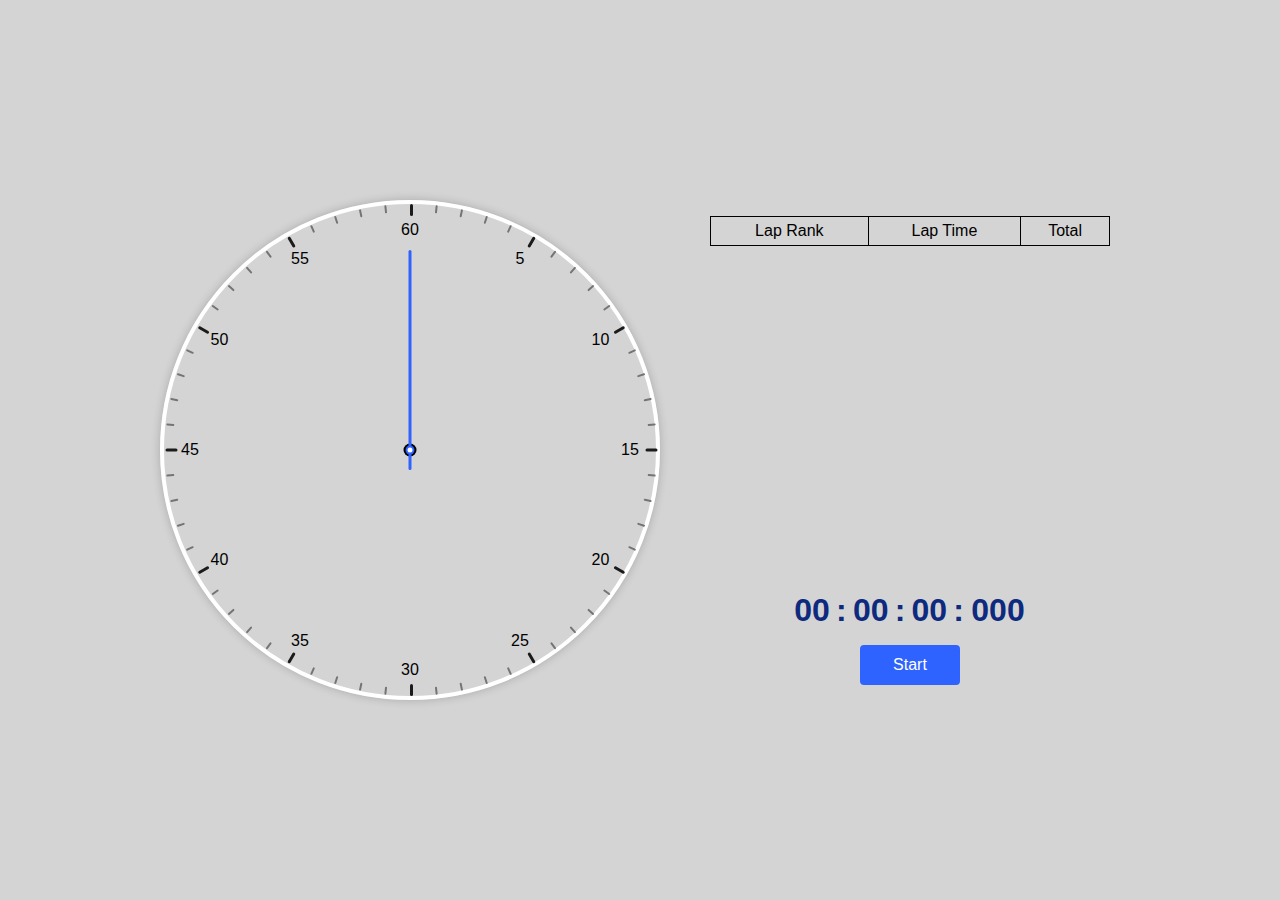
<file: task2/index.html>
<!DOCTYPE html>
<html lang="en">
    <head>
        <meta charset="UTF-8" />
        <meta name="viewport" content="width=device-width, initial-scale=1.0" />
        <title>Stopwatch with Ticks</title>
        <link rel="stylesheet" href="style.css" />
    </head>
    <body>
        <main>
            <div class="stopwatch">
                <div class="clock-num" style="--i: 1">5</div>
                <div class="clock-num" style="--i: 2">10</div>
                <div class="clock-num" style="--i: 3">15</div>
                <div class="clock-num" style="--i: 4">20</div>
                <div class="clock-num" style="--i: 5">25</div>
                <div class="clock-num" style="--i: 6">30</div>
                <div class="clock-num" style="--i: 7">35</div>
                <div class="clock-num" style="--i: 8">40</div>
                <div class="clock-num" style="--i: 9">45</div>
                <div class="clock-num" style="--i: 10">50</div>
                <div class="clock-num" style="--i: 11">55</div>
                <div class="clock-num" style="--i: 12">60</div>
                <div class="ticks"></div>
                <div class="hand"></div>
                <div class="dot center-1"></div>
                <div class="dot center-2"></div>
                <div class="dot center-3"></div>
            </div>

            <div class="info">
                <div class="laps-data">
                    <table>
                        <thead>
                            <td>Lap Rank</td>
                            <td>Lap Time</td>
                            <td>Total</td>
                        </thead>
                        <tbody></tbody>
                    </table>
                </div>
                <div class="controls">
                    <div class="digital-stopwatch" id="digi-screen">
                        <p id="hrs">00</p>
                        <p class="colon">:</p>
                        <p id="mins">00</p>
                        <p class="colon">:</p>
                        <p id="secs">00</p>
                        <p class="colon">:</p>
                        <p id="milis">000</p>
                    </div>
                    <div class="controls-btn">
                        <button class="btn" id="start">Start</button>
                        <button class="btn" id="record-lap">Lap</button>
                        <button class="btn" id="pause-play">Pause</button>
                        <button class="btn" id="reset">Reset</button>
                    </div>
                </div>
            </div>
        </main>

        <script src="script.js"></script>
    </body>
</html>
</file>
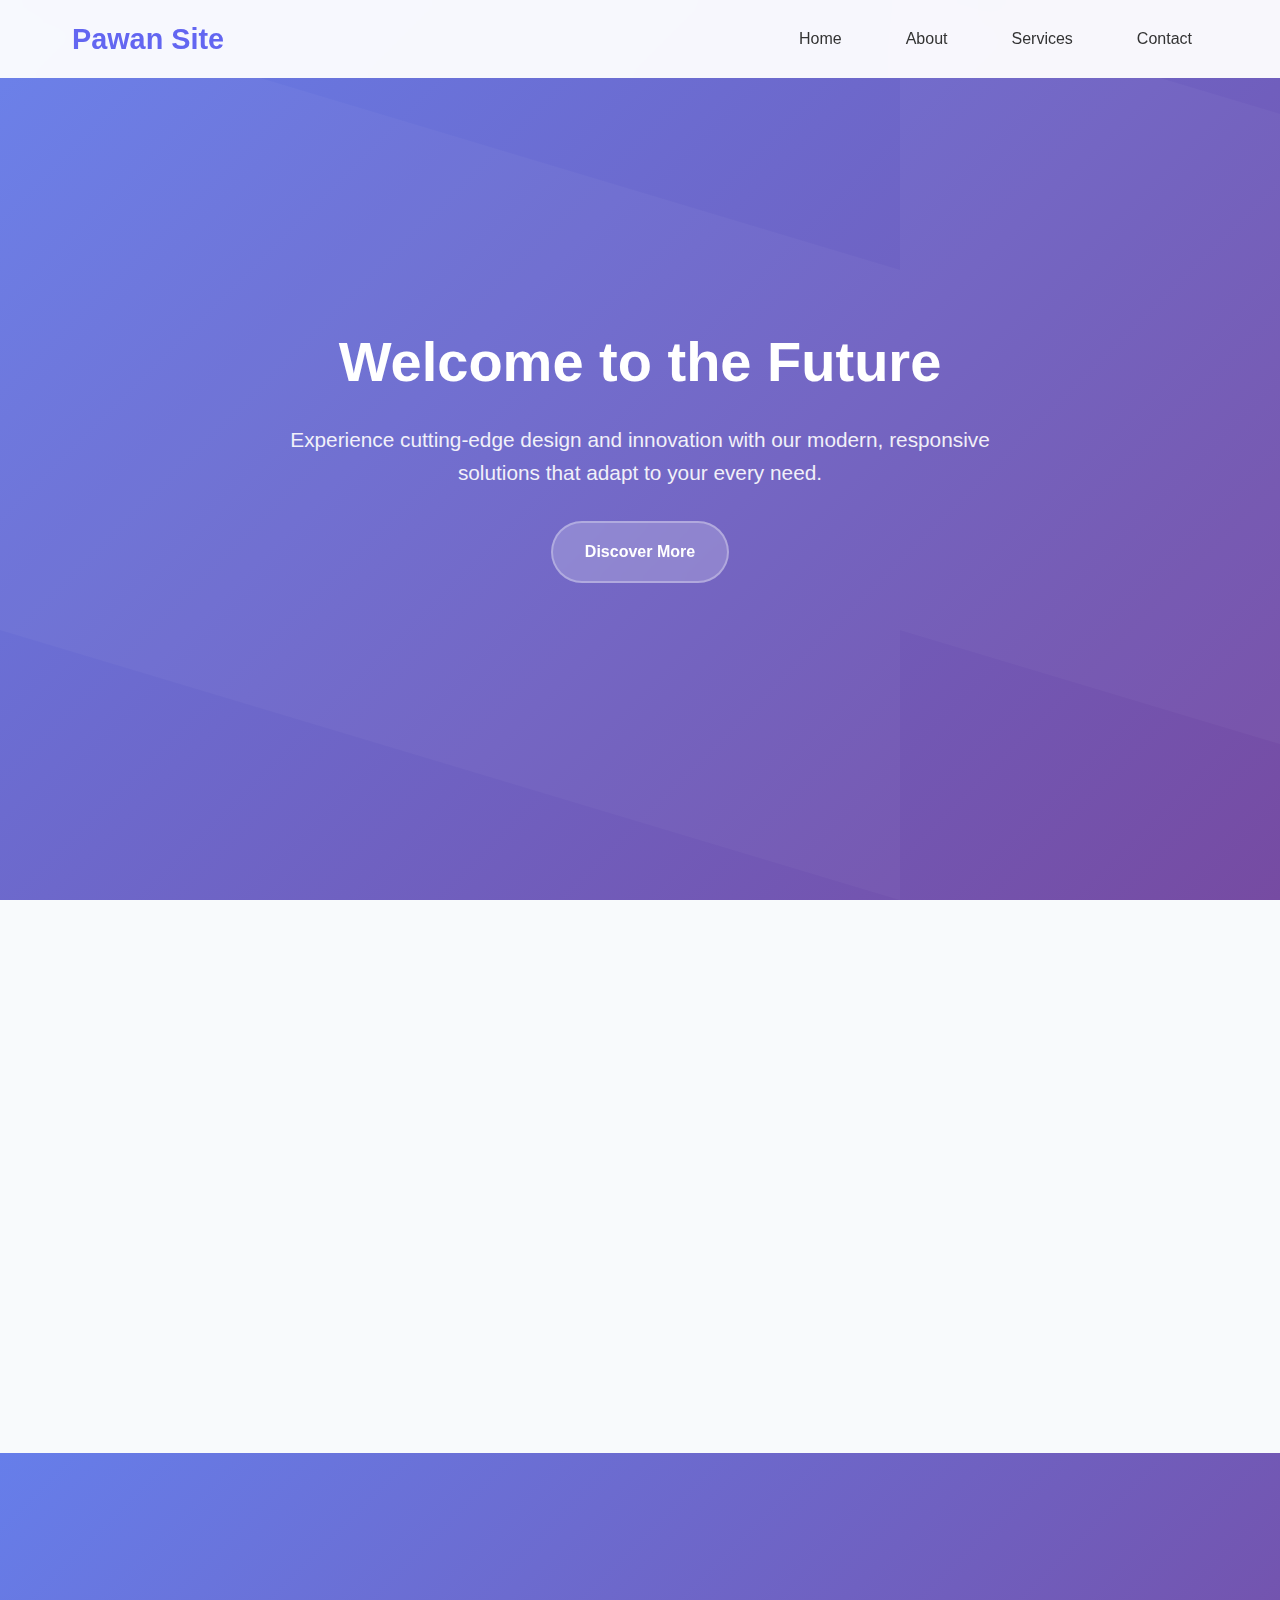
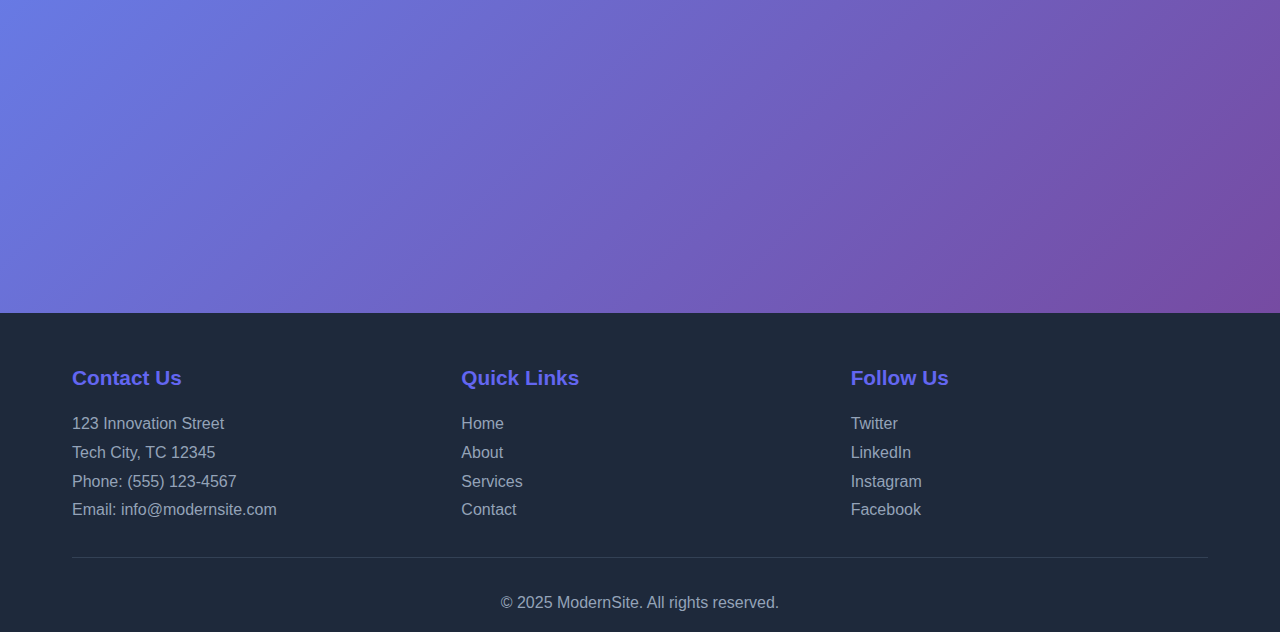
<file: task1.html>
<!DOCTYPE html>
<html lang="en">
<head>
    <meta charset="UTF-8">
    <meta name="viewport" content="width=device-width, initial-scale=1.0">
    <title>Modern Homepage</title>
    <style>
        * {
            margin: 0;
            padding: 0;
            box-sizing: border-box;
        }

        body {
            font-family: 'Arial', sans-serif;
            line-height: 1.6;
            color: #333;
            overflow-x: hidden;
        }

        /* Navigation Styles */
        .navbar {
            position: fixed;
            top: 0;
            width: 100%;
            background: rgba(255, 255, 255, 0.95);
            backdrop-filter: blur(10px);
            z-index: 1000;
            transition: all 0.3s ease;
            padding: 1rem 0;
        }

        .navbar.scrolled {
            background: rgba(255, 255, 255, 0.98);
            box-shadow: 0 5px 20px rgba(0, 0, 0, 0.1);
            padding: 0.5rem 0;
        }

        .nav-container {
            max-width: 1200px;
            margin: 0 auto;
            display: flex;
            justify-content: space-between;
            align-items: center;
            padding: 0 2rem;
        }

        .logo {
            font-size: 1.8rem;
            font-weight: bold;
            color: #6366f1;
            text-decoration: none;
            transition: transform 0.3s ease;
        }

        .logo:hover {
            transform: scale(1.05);
        }

        .nav-links {
            display: flex;
            list-style: none;
            gap: 2rem;
        }

        .nav-links a {
            text-decoration: none;
            color: #333;
            font-weight: 500;
            position: relative;
            transition: all 0.3s ease;
            padding: 0.5rem 1rem;
            border-radius: 25px;
        }

        .nav-links a::before {
            content: '';
            position: absolute;
            bottom: -5px;
            left: 50%;
            width: 0;
            height: 2px;
            background: linear-gradient(45deg, #6366f1, #8b5cf6);
            transition: all 0.3s ease;
            transform: translateX(-50%);
        }

        .nav-links a:hover::before {
            width: 100%;
        }

        .nav-links a:hover {
            color: #6366f1;
            transform: translateY(-2px);
        }

        .mobile-menu-btn {
            display: none;
            background: none;
            border: none;
            font-size: 1.5rem;
            cursor: pointer;
            color: #333;
        }

        /* Hero Section */
        .hero {
            min-height: 100vh;
            background: linear-gradient(135deg, #667eea 0%, #764ba2 100%);
            display: flex;
            align-items: center;
            justify-content: center;
            text-align: center;
            color: white;
            position: relative;
            overflow: hidden;
        }

        .hero::before {
            content: '';
            position: absolute;
            top: 0;
            left: 0;
            right: 0;
            bottom: 0;
            background: url('data:image/svg+xml,<svg xmlns="http://www.w3.org/2000/svg" viewBox="0 0 1000 1000"><polygon fill="%23ffffff08" points="0,0 1000,300 1000,1000 0,700"/></svg>');
            animation: float 20s ease-in-out infinite;
        }

        @keyframes float {
            0%, 100% { transform: translateY(0px) rotate(0deg); }
            50% { transform: translateY(-20px) rotate(1deg); }
        }

        .hero-content {
            position: relative;
            z-index: 2;
            max-width: 800px;
            padding: 0 2rem;
        }

        .hero h1 {
            font-size: 3.5rem;
            margin-bottom: 1rem;
            animation: slideInUp 1s ease-out;
        }

        .hero p {
            font-size: 1.3rem;
            margin-bottom: 2rem;
            opacity: 0.9;
            animation: slideInUp 1s ease-out 0.2s both;
        }

        .cta-button {
            display: inline-block;
            padding: 1rem 2rem;
            background: rgba(255, 255, 255, 0.2);
            color: white;
            text-decoration: none;
            border-radius: 50px;
            font-weight: 600;
            transition: all 0.3s ease;
            backdrop-filter: blur(10px);
            border: 2px solid rgba(255, 255, 255, 0.3);
            animation: slideInUp 1s ease-out 0.4s both;
        }

        .cta-button:hover {
            background: rgba(255, 255, 255, 0.3);
            transform: translateY(-3px);
            box-shadow: 0 10px 30px rgba(0, 0, 0, 0.2);
        }

        @keyframes slideInUp {
            from {
                opacity: 0;
                transform: translateY(50px);
            }
            to {
                opacity: 1;
                transform: translateY(0);
            }
        }

        /* Features Section */
        .features {
            padding: 5rem 0;
            background: #f8fafc;
        }

        .container {
            max-width: 1200px;
            margin: 0 auto;
            padding: 0 2rem;
        }

        .section-title {
            text-align: center;
            font-size: 2.5rem;
            margin-bottom: 3rem;
            color: #1e293b;
        }

        .features-grid {
            display: grid;
            grid-template-columns: repeat(auto-fit, minmax(300px, 1fr));
            gap: 2rem;
            margin-top: 3rem;
        }

        .feature-card {
            background: white;
            padding: 2rem;
            border-radius: 20px;
            box-shadow: 0 10px 30px rgba(0, 0, 0, 0.1);
            transition: all 0.3s ease;
            text-align: center;
        }

        .feature-card:hover {
            transform: translateY(-10px);
            box-shadow: 0 20px 40px rgba(0, 0, 0, 0.15);
        }

        .feature-icon {
            width: 60px;
            height: 60px;
            background: linear-gradient(45deg, #6366f1, #8b5cf6);
            border-radius: 50%;
            display: flex;
            align-items: center;
            justify-content: center;
            margin: 0 auto 1rem;
            font-size: 1.5rem;
            color: white;
        }

        .feature-card h3 {
            font-size: 1.5rem;
            margin-bottom: 1rem;
            color: #1e293b;
        }

        .feature-card p {
            color: #64748b;
            line-height: 1.8;
        }

        /* About Section */
        .about {
            padding: 5rem 0;
            background: linear-gradient(135deg, #667eea 0%, #764ba2 100%);
            color: white;
        }

        .about-content {
            display: grid;
            grid-template-columns: 1fr 1fr;
            gap: 4rem;
            align-items: center;
        }

        .about-text h2 {
            font-size: 2.5rem;
            margin-bottom: 1.5rem;
        }

        .about-text p {
            font-size: 1.1rem;
            line-height: 1.8;
            margin-bottom: 1.5rem;
            opacity: 0.9;
        }

        .about-image {
            position: relative;
        }

        .about-image::before {
            content: '';
            position: absolute;
            top: 20px;
            left: 20px;
            right: 20px;
            bottom: 20px;
            background: rgba(255, 255, 255, 0.1);
            border-radius: 20px;
            z-index: 1;
        }

        .about-placeholder {
            width: 100%;
            height: 300px;
            background: rgba(255, 255, 255, 0.2);
            border-radius: 20px;
            display: flex;
            align-items: center;
            justify-content: center;
            font-size: 1.2rem;
            position: relative;
            z-index: 2;
        }

        /* Footer */
        .footer {
            background: #1e293b;
            color: white;
            padding: 3rem 0 1rem;
        }

        .footer-content {
            display: grid;
            grid-template-columns: repeat(auto-fit, minmax(250px, 1fr));
            gap: 2rem;
            margin-bottom: 2rem;
        }

        .footer-section h3 {
            font-size: 1.3rem;
            margin-bottom: 1rem;
            color: #6366f1;
        }

        .footer-section p,
        .footer-section a {
            color: #94a3b8;
            text-decoration: none;
            line-height: 1.8;
        }

        .footer-section a:hover {
            color: #6366f1;
        }

        .footer-bottom {
            text-align: center;
            padding-top: 2rem;
            border-top: 1px solid #334155;
            color: #94a3b8;
        }

        /* Responsive Design */
        @media (max-width: 768px) {
            .nav-links {
                display: none;
                position: absolute;
                top: 100%;
                left: 0;
                width: 100%;
                background: rgba(255, 255, 255, 0.98);
                flex-direction: column;
                padding: 1rem;
                box-shadow: 0 5px 20px rgba(0, 0, 0, 0.1);
            }

            .nav-links.active {
                display: flex;
            }

            .mobile-menu-btn {
                display: block;
            }

            .hero h1 {
                font-size: 2.5rem;
            }

            .hero p {
                font-size: 1.1rem;
            }

            .about-content {
                grid-template-columns: 1fr;
                gap: 2rem;
            }

            .features-grid {
                grid-template-columns: 1fr;
            }

            .nav-container {
                padding: 0 1rem;
            }
        }

        @media (max-width: 480px) {
            .hero h1 {
                font-size: 2rem;
            }

            .section-title {
                font-size: 2rem;
            }

            .feature-card {
                padding: 1.5rem;
            }
        }

        /* Scroll animations */
        .scroll-animate {
            opacity: 0;
            transform: translateY(50px);
            transition: all 0.6s ease;
        }

        .scroll-animate.animate {
            opacity: 1;
            transform: translateY(0);
        }
    </style>
</head>
<body>
    <!-- Navigation -->
    <nav class="navbar" id="navbar">
        <div class="nav-container">
            <a href="#" class="logo">Pawan Site</a>
            <ul class="nav-links" id="nav-links">
                <li><a href="#home">Home</a></li>
                <li><a href="#about">About</a></li>
                <li><a href="#services">Services</a></li>
                <li><a href="#contact">Contact</a></li>
            </ul>
            <button class="mobile-menu-btn" id="mobile-menu-btn">☰</button>
        </div>
    </nav>

    <!-- Hero Section -->
    <section class="hero" id="home">
        <div class="hero-content">
            <h1>Welcome to the Future</h1>
            <p>Experience cutting-edge design and innovation with our modern, responsive solutions that adapt to your every need.</p>
            <a href="#about" class="cta-button">Discover More</a>
        </div>
    </section>

    <!-- Features Section -->
    <section class="features" id="services">
        <div class="container">
            <h2 class="section-title scroll-animate">Our Services</h2>
            <div class="features-grid">
                <div class="feature-card scroll-animate">
                    <div class="feature-icon">🚀</div>
                    <h3>Fast Performance</h3>
                    <p>Lightning-fast loading times and optimized performance across all devices and platforms.</p>
                </div>
                <div class="feature-card scroll-animate">
                    <div class="feature-icon">📱</div>
                    <h3>Responsive Design</h3>
                    <p>Seamlessly adapts to any screen size, from mobile phones to large desktop displays.</p>
                </div>
                <div class="feature-card scroll-animate">
                    <div class="feature-icon">🎨</div>
                    <h3>Modern UI/UX</h3>
                    <p>Beautiful, intuitive interfaces designed with the latest design trends and user experience principles.</p>
                </div>
            </div>
        </div>
    </section>

    <!-- About Section -->
    <section class="about" id="about">
        <div class="container">
            <div class="about-content">
                <div class="about-text scroll-animate">
                    <h2>About Our Vision</h2>
                    <p>We believe in creating digital experiences that not only look beautiful but also function flawlessly across all platforms and devices.</p>
                    <p>Our commitment to modern design principles, combined with cutting-edge technology, ensures that every project we deliver exceeds expectations and stands the test of time.</p>
                </div>
                <div class="about-image scroll-animate">
                    <div class="about-placeholder">
                        Interactive Content Area
                    </div>
                </div>
            </div>
        </div>
    </section>

    <!-- Footer -->
    <footer class="footer" id="contact">
        <div class="container">
            <div class="footer-content">
                <div class="footer-section">
                    <h3>Contact Us</h3>
                    <p>123 Innovation Street<br>
                    Tech City, TC 12345<br>
                    Phone: (555) 123-4567<br>
                    Email: info@modernsite.com</p>
                </div>
                <div class="footer-section">
                    <h3>Quick Links</h3>
                    <p><a href="#home">Home</a><br>
                    <a href="#about">About</a><br>
                    <a href="#services">Services</a><br>
                    <a href="#contact">Contact</a></p>
                </div>
                <div class="footer-section">
                    <h3>Follow Us</h3>
                    <p><a href="#">Twitter</a><br>
                    <a href="#">LinkedIn</a><br>
                    <a href="#">Instagram</a><br>
                    <a href="#">Facebook</a></p>
                </div>
            </div>
            <div class="footer-bottom">
                <p>&copy; 2025 ModernSite. All rights reserved.</p>
            </div>
        </div>
    </footer>

    <script>
        // Navbar scroll effect
        window.addEventListener('scroll', function() {
            const navbar = document.getElementById('navbar');
            if (window.scrollY > 100) {
                navbar.classList.add('scrolled');
            } else {
                navbar.classList.remove('scrolled');
            }
        });

        // Mobile menu toggle
        const mobileMenuBtn = document.getElementById('mobile-menu-btn');
        const navLinks = document.getElementById('nav-links');

        mobileMenuBtn.addEventListener('click', function() {
            navLinks.classList.toggle('active');
        });

        // Smooth scrolling for navigation links
        document.querySelectorAll('a[href^="#"]').forEach(anchor => {
            anchor.addEventListener('click', function (e) {
                e.preventDefault();
                const target = document.querySelector(this.getAttribute('href'));
                if (target) {
                    target.scrollIntoView({
                        behavior: 'smooth',
                        block: 'start'
                    });
                    // Close mobile menu if open
                    navLinks.classList.remove('active');
                }
            });
        });

        // Scroll animations
        const observerOptions = {
            threshold: 0.1,
            rootMargin: '0px 0px -50px 0px'
        };

        const observer = new IntersectionObserver(function(entries) {
            entries.forEach(entry => {
                if (entry.isIntersecting) {
                    entry.target.classList.add('animate');
                }
            });
        }, observerOptions);

        // Observe all elements with scroll-animate class
        document.querySelectorAll('.scroll-animate').forEach(el => {
            observer.observe(el);
        });

        // Add staggered animation delays
        document.querySelectorAll('.feature-card').forEach((card, index) => {
            card.style.transitionDelay = `${index * 0.2}s`;
        });

        // Parallax effect for hero section
        window.addEventListener('scroll', function() {
            const scrolled = window.pageYOffset;
            const hero = document.querySelector('.hero');
            if (hero) {
                hero.style.transform = `translateY(${scrolled * 0.5}px)`;
            }
        });
    </script>
</body>
</html>
</file>
<file: task2/style.css>
* {
    margin: 0;
    padding: 0;
    box-sizing: border-box;
}

body {
    display: flex;
    justify-content: center;
    align-items: center;
    min-height: 100vh;
    background-color: #d4d4d4;
}

main {
    width: 1000px;
    height: 550px;
    display: flex;
    justify-content: space-between;
    align-items: center;
    padding: 0 20px;
}

.stopwatch {
    position: relative;
    width: 500px;
    height: 500px;
    border-radius: 50%;
    border: 4px solid #ffffff;
    box-shadow: 0 0 10px rgba(0, 0, 0, 0.2);
}

.clock-num {
    --radius: 220px; /* Distance from center */
    position: absolute;
    left: 50%;
    top: 50%;
    width: 30px;
    height: 30px;
    color: rgb(0, 0, 0);
    font-family: Arial, Helvetica, sans-serif;
    font-size: 1rem;
    text-align: center;
    line-height: 30px;
    transform: translate(-50%, -50%) /* Center the element */
        rotate(calc(var(--i) * 30deg)) /* Position around circle */
        translate(0, calc(-1 * var(--radius))) /* Move outward */
        rotate(calc(var(--i) * -30deg)); /* Keep text upright */
}

.ticks > .tick {
    position: absolute;
    top: 50%;
    left: 50%;
    transform-origin: 50% 246px;
    margin-top: -246px;
    transform: rotate(calc(var(--i) * 6deg));
}

.ticks > .minor {
    width: 2px;
    height: 8px;
    border-radius: 2px;
    background: rgb(116, 116, 116);
}

.ticks > .major {
    width: 3px;
    height: 12px;
    border-radius: 2px;
    background: rgb(27, 27, 27);
}

.dot {
    position: absolute;
    top: 50%;
    left: 50%;
    transform: translate(-50%, -50%);
    border-radius: 50%;
}

.dot.center-1 {
    width: 13px;
    height: 13px;
    background-color: rgb(0, 0, 0);
    z-index: 1;
}

.dot.center-2 {
    width: 9px;
    height: 9px;
    background-color: rgb(47, 99, 255);
    z-index: 2;
}

.dot.center-3 {
    width: 5px;
    height: 5px;
    background-color: rgb(255, 255, 255);
    z-index: 3;
}

.hand {
    position: absolute;
    z-index: 2;
    left: 50%;
    top: 50%;
    transform-origin: 50% 20px;
    transform: rotate(-180deg);
    translate: -50% -20px;
    border-radius: 3px;
    background-color: rgb(47, 99, 255);
    width: 3px;
    height: 220px;
}

.btn {
    outline: none;
    border: none;
    width: 100px;
    height: 40px;
    border-radius: 4px;
    background-color: rgb(47, 99, 255);
    color: #ffffff;
    font-size: 1rem;
}

.laps-data {
    height: 350px;
    overflow-y: auto;
}

.info {
    width: 420px;
    padding: 30px 0;
    display: flex;
    flex-direction: column;
    align-items: center;
    gap: 10px;
    justify-content: space-between;
    font-family: "Lucida Sans", "Lucida Sans Regular", "Lucida Grande",
        "Lucida Sans Unicode", Geneva, Verdana, sans-serif;
}

.info table {
    width: 400px;
    border-collapse: collapse;
}

.info table td {
    border: 1px solid #000000;
    padding: 5px;
    text-align: center;
}

.digital-stopwatch {
    padding: 16px 0;
    font-family: Arial, Helvetica, sans-serif;
    color: rgb(13, 42, 127);
    display: flex;
    justify-content: center;
    align-items: center;
    gap: 4px;
}

.colon {
    font-size: 2rem;
    font-weight: 600;
    font-family: Arial, Helvetica, sans-serif;
    color: rgb(13, 42, 127);
}

#hrs,
#mins,
#secs {
    display: flex;
    justify-content: center;
    align-items: center;
    width: 40px;
    font-size: 2rem;
    font-weight: 600;
    font-family: Arial, Helvetica, sans-serif;
    color: rgb(13, 42, 127);
}

#milis {
    display: flex;
    justify-content: center;
    align-items: center;
    width: 60px;
    font-size: 2rem;
    font-weight: 600;
    font-family: Arial, Helvetica, sans-serif;
    color: rgb(13, 42, 127);
}

#record-lap,
#pause-play,
#reset {
    display: none;
}

.controls-btn {
    display: flex;
    justify-content: center;
    align-items: center;
    gap: 10px;
}
</file>
